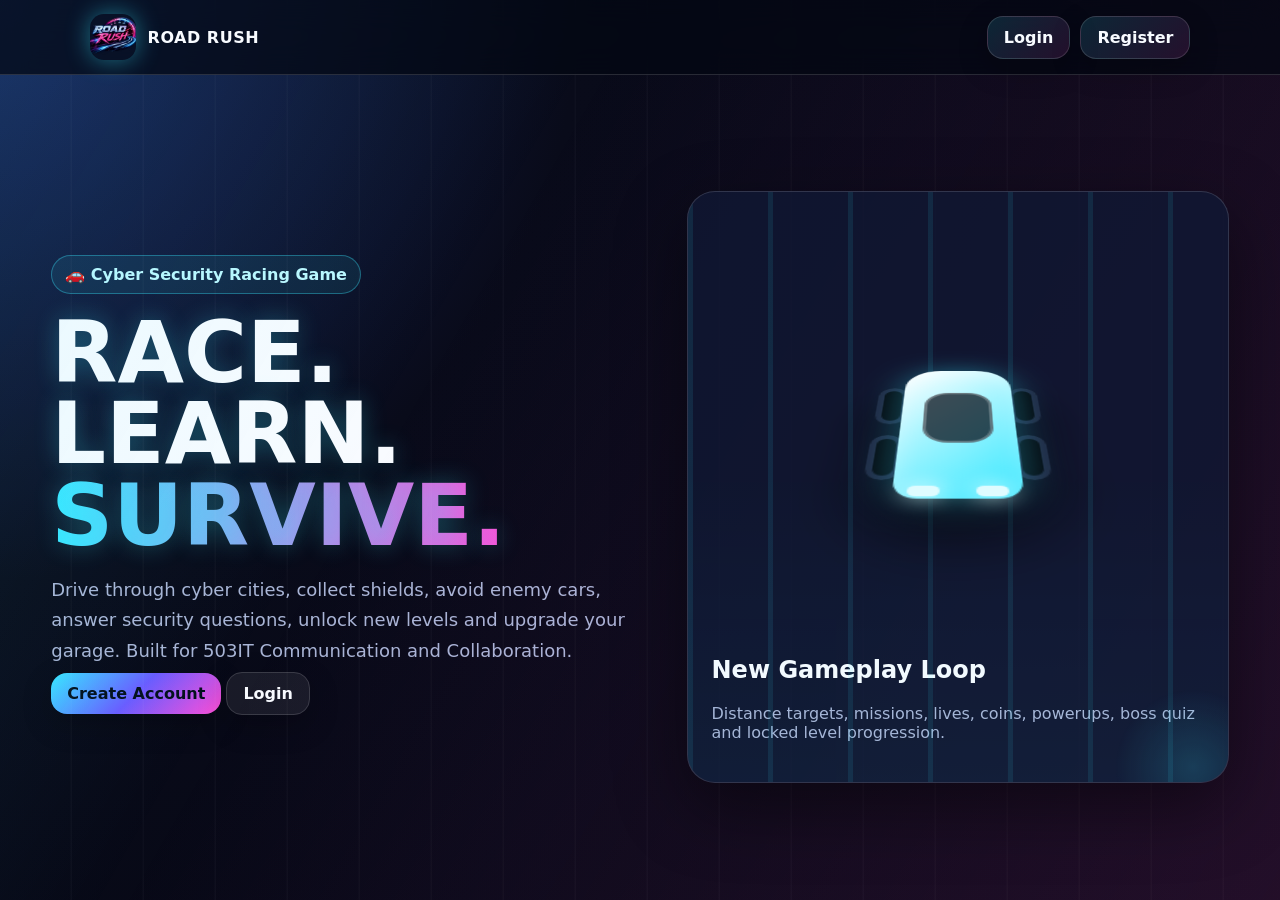
<file: road-rush-cyber-racer-final-version/index.html>
<!doctype html><html lang="en"><head><meta charset="utf-8"><meta name="viewport" content="width=device-width,initial-scale=1"><title>Road Rush Cyber Racer</title><link rel="stylesheet" href="style.css"></head><body><nav class="nav"><a class="brand" href="index.html"><img src="assets/logo.png">ROAD RUSH</a><div class="links"></div></nav><main class="wrap hero"><section><span class="badge">🚗 Cyber Security Racing Game</span><h1 class="title">Race. Learn. <span class="grad">Survive.</span></h1><p class="lead">Drive through cyber cities, collect shields, avoid enemy cars, answer security questions, unlock new levels and upgrade your garage. Built for 503IT Communication and Collaboration.</p><p><a class="btn primary" href="register.html">Create Account</a> <a class="btn ghost" href="login.html">Login</a></p></section><section class="card"><div class="city"></div><div style="height:420px;display:grid;place-items:center"><div class="car3d" style="--car1:#fff;--car2:#38e8ff;scale:1.6"><i class="wheel w1"></i><i class="wheel w2"></i><i class="wheel w3"></i><i class="wheel w4"></i><b class="body"></b><b class="top"></b><i class="light l"></i><i class="light r"></i></div></div><h2>New Gameplay Loop</h2><p class="muted">Distance targets, missions, lives, coins, powerups, boss quiz and locked level progression.</p></section></main><div class="toast"></div><script src="app.js"></script></body></html>
</file>
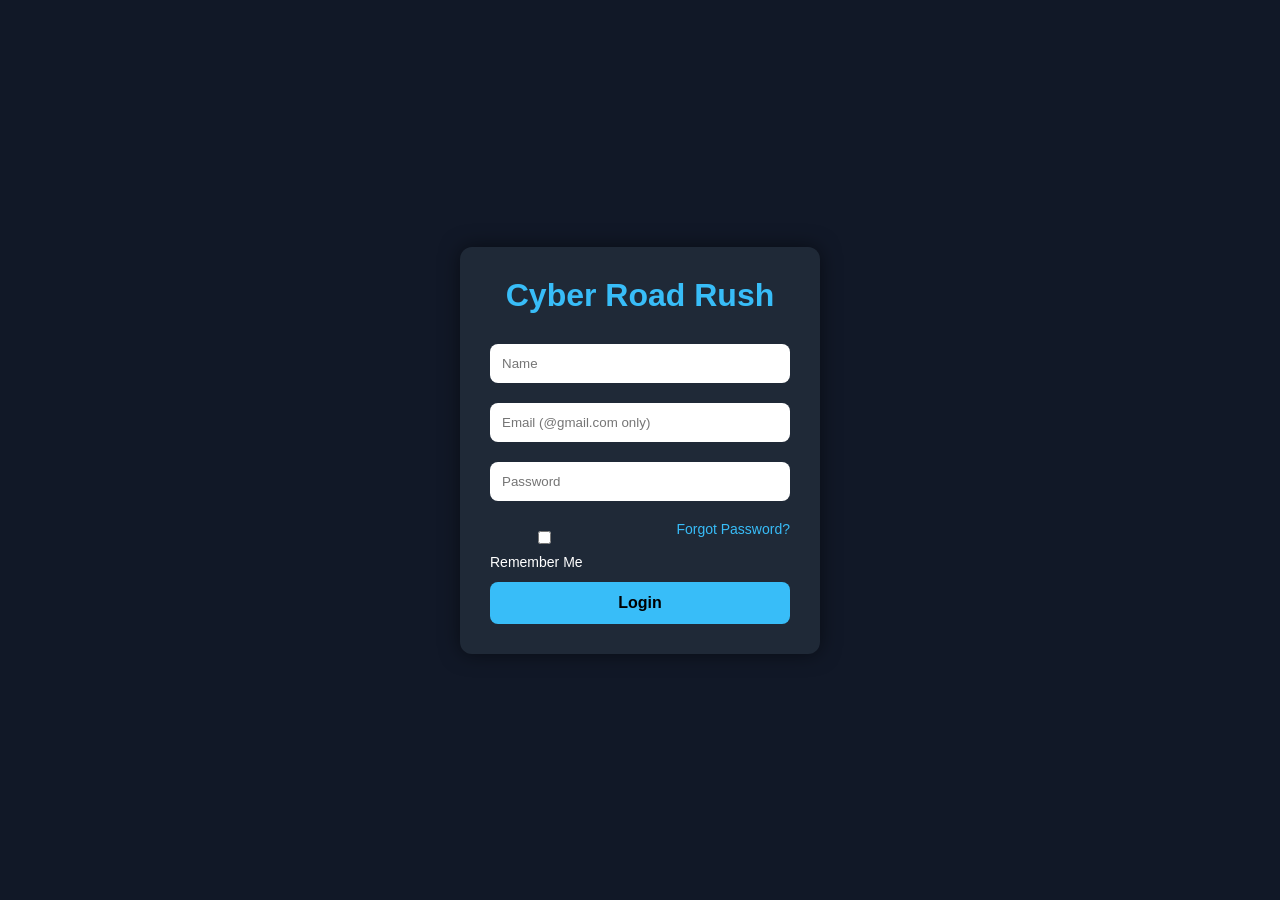
<file: Road Rush.html>
<!DOCTYPE html>
<html lang="en">
<head>
<meta charset="UTF-8">
<meta name="viewport" content="width=device-width, initial-scale=1.0">
<title>Road Rush</title>
<style>
* {
  margin: 0;
  padding: 0;
  box-sizing: border-box;
  font-family: Arial, sans-serif;
}

body {
  background: #111827;
  color: white;
  overflow: hidden;
}

.hidden {
  display: none !important;
}

.page {
  width: 100%;
  height: 100vh;
  display: flex;
  justify-content: center;
  align-items: center;
  flex-direction: column;
}

.card {
  background: #1f2937;
  padding: 30px;
  border-radius: 12px;
  width: 360px;
  box-shadow: 0 0 20px rgba(0,0,0,0.5);
}

.card h1 {
  text-align: center;
  margin-bottom: 20px;
  color: #38bdf8;
}

input {
  width: 100%;
  padding: 12px;
  margin: 10px 0;
  border: none;
  border-radius: 8px;
}

button {
  width: 100%;
  padding: 12px;
  margin-top: 12px;
  border: none;
  border-radius: 8px;
  background: #38bdf8;
  color: black;
  font-size: 16px;
  cursor: pointer;
  font-weight: bold;
}

button:hover {
  background: #0ea5e9;
}

.small {
  display: flex;
  justify-content: space-between;
  margin-top: 10px;
  font-size: 14px;
}

.small a {
  color: #38bdf8;
  text-decoration: none;
}

.menu button {
  width: 250px;
}

#gameContainer {
  position: relative;
  width: 400px;
  height: 100vh;
  background: #374151;
  overflow: hidden;
  border-left: 5px solid white;
  border-right: 5px solid white;
}

.lane {
  position: absolute;
  width: 4px;
  height: 100%;
  background: rgba(255,255,255,0.5);
}

#lane1 { left: 33%; }
#lane2 { left: 66%; }

#player {
  width: 60px;
  height: 100px;
  background: red;
  position: absolute;
  bottom: 30px;
  left: 170px;
  border-radius: 10px;
}

.enemy {
  width: 60px;
  height: 100px;
  background: black;
  position: absolute;
  top: -120px;
  border-radius: 10px;
}

#dashboard {
  position: absolute;
  top: 10px;
  left: 10px;
  background: rgba(0,0,0,0.7);
  padding: 12px;
  border-radius: 10px;
  z-index: 10;
}

#dashboard p {
  margin: 4px 0;
}

#hearts {
  font-size: 24px;
}

.used {
  filter: grayscale(100%);
}

.popup {
  position: absolute;
  top: 50%;
  left: 50%;
  transform: translate(-50%, -50%);
  background: #1f2937;
  padding: 20px;
  border-radius: 10px;
  width: 350px;
  z-index: 20;
}

.popup button {
  margin-top: 10px;
}

#fakeLink {
  position: absolute;
  right: 10px;
  bottom: 10px;
  background: yellow;
  color: black;
  padding: 8px;
  border-radius: 5px;
  font-weight: bold;
}

#fakeLink a {
  color: red;
}

.instructions {
  width: 500px;
  line-height: 2;
  text-align: left;
}
</style>
</head>
<body>

<!-- LOGIN PAGE -->
<div class="page" id="loginPage">
  <div class="card">
    <h1>Cyber Road Rush</h1>

    <input type="text" id="username" placeholder="Name">
    <input type="email" id="email" placeholder="Email (@gmail.com only)">
    <input type="password" id="password" placeholder="Password">

    <div class="small">
      <label><input type="checkbox"> Remember Me</label>
      <a href="#">Forgot Password?</a>
    </div>

    <button onclick="login()">Login</button>
  </div>
</div>

<!-- HOME PAGE -->
<div class="page hidden" id="homePage">
  <h1 style="margin-bottom: 20px;">Cyber Road Rush</h1>

  <div class="menu">
    <button onclick="startGame()">Start Game</button>
    <button onclick="showInstructions()">Instructions</button>
    <button onclick="showSettings()">Settings</button>
    <button onclick="logout()">Exit</button>
  </div>
</div>

<!-- INSTRUCTIONS -->
<div class="page hidden" id="instructionPage">
  <div class="instructions">
    <h1>Game Instructions</h1>
    <br>
    <p>⬅ Left Arrow = Move Left</p>
    <p>➡ Right Arrow = Move Right</p>
    <p>A = Accelerate</p>
    <p>B = Brake</p>
    <p>Space = Pause</p>
    <p>Avoid crashing into enemy cars.</p>
    <p>Answer cybersecurity questions correctly to continue.</p>
    <p>Wrong answers restart the game.</p>
    <br>
    <button onclick="goHome()">Back</button>
  </div>
</div>

<!-- SETTINGS -->
<div class="page hidden" id="settingsPage">
  <div class="card">
    <h1>Settings</h1>

    <label><input type="checkbox"> Sounds</label><br><br>
    <label><input type="checkbox"> Notifications</label><br><br>

    <button onclick="logout()">Logout</button>
    <button onclick="goHome()">Back</button>
  </div>
</div>

<!-- GAME -->
<div class="hidden" id="gamePage">
  <div id="gameContainer">

    <div id="dashboard">
      <p>Score: <span id="score">0</span></p>
      <p>High Score: <span id="highScore">0</span></p>
      <p>Speed: <span id="speed">5</span></p>
      <p>Time: <span id="time">0</span>s</p>
      <div id="hearts">❤️ ❤️ ❤️ ❤️ ❤️</div>
    </div>

    <div class="lane" id="lane1"></div>
    <div class="lane" id="lane2"></div>

    <div id="player"></div>
    <div class="enemy" id="enemy"></div>

    <div id="fakeLink">
      <a href="#" onclick="show404()">WIN FREE IPHONE CLICK HERE</a>
    </div>

    <!-- Pause Popup -->
    <div class="popup hidden" id="pausePopup">
      <h2>Game Paused</h2>
      <button onclick="resumeGame()">Resume</button>
      <button onclick="restartGame()">Restart</button>
    </div>

    <!-- Question Popup -->
    <div class="popup hidden" id="questionPopup">
      <h3 id="questionText"></h3>

      <button onclick="checkAnswer(0)" id="q0"></button>
      <button onclick="checkAnswer(1)" id="q1"></button>
      <button onclick="checkAnswer(2)" id="q2"></button>
      <button onclick="checkAnswer(3)" id="q3"></button>

      <p style="margin-top: 10px;">Time Left: <span id="timer">10</span></p>
    </div>

  </div>
</div>

<script>
const pages = [
  'loginPage',
  'homePage',
  'instructionPage',
  'settingsPage',
  'gamePage'
];

function showPage(id) {
  pages.forEach(p => {
    document.getElementById(p).classList.add('hidden');
  });

  document.getElementById(id).classList.remove('hidden');
}

function login() {
  const email = document.getElementById('email').value;
  const password = document.getElementById('password').value;

  const emailRegex = /^[a-zA-Z0-9._%+-]+@gmail\.com$/;
  const passRegex = /^(?=.*[A-Z])(?=.*\d)(?=.*[!@#$%^&*]).{8,}$/;

  if (!emailRegex.test(email)) {
    alert('Email must end with @gmail.com');
    return;
  }

  if (!passRegex.test(password)) {
    alert('Password must contain 8 characters, capital letter, number and special character');
    return;
  }

  showPage('homePage');
}

function logout() {
  location.reload();
}

function showInstructions() {
  showPage('instructionPage');
}

function showSettings() {
  showPage('settingsPage');
}

function goHome() {
  showPage('homePage');
}

// GAME VARIABLES
let lane = 1;
let speed = 5;
let score = 0;
let highScore = localStorage.getItem('highScore') || 0;
let gameTime = 0;
let paused = false;
let gameLoop;
let scoreLoop;
let timeLoop;
let enemyTop = -120;
let usedHearts = 0;

const player = document.getElementById('player');
const enemy = document.getElementById('enemy');

document.getElementById('highScore').innerText = highScore;

const questions = [
  {
    question: 'What is the main purpose of a strong password?',
    options: [
      'To make typing harder',
      'To protect accounts from unauthorized access',
      'To slow down the computer',
      'To increase internet speed'
    ],
    answer: 1
  },
  {
    question: 'Which is an example of phishing?',
    options: [
      'Updating software',
      'Receiving a fake email asking for personal information',
      'Using antivirus software',
      'Backing up files'
    ],
    answer: 1
  },
  {
    question: 'Why is public Wi-Fi risky?',
    options: [
      'It overheats devices',
      'Hackers may intercept your data',
      'It deletes files',
      'It blocks websites'
    ],
    answer: 1
  },
  {
    question: 'What does 2FA do?',
    options: [
      'Creates usernames',
      'Requires two devices',
      'Adds extra security during login',
      'Doubles internet speed'
    ],
    answer: 2
  },
  {
    question: 'Pretending to be IT support is what attack?',
    options: [
      'Malware',
      'Brute Force',
      'Social Engineering',
      'DoS'
    ],
    answer: 2
  }
];

function startGame() {
  showPage('gamePage');

  score = localStorage.getItem('savedScore') || 0;
  document.getElementById('score').innerText = score;

  gameLoop = setInterval(updateGame, 20);

  scoreLoop = setInterval(() => {
    if (!paused) {
      score = Number(score) + 10;
      document.getElementById('score').innerText = score;
    }
  }, 3000);

  timeLoop = setInterval(() => {
    if (!paused) {
      gameTime++;
      document.getElementById('time').innerText = gameTime;

      if (gameTime >= 240) {
        endGame();
      }
    }
  }, 1000);
}

function updateGame() {
  if (paused) return;

  enemyTop += speed;
  enemy.style.top = enemyTop + 'px';

  if (enemyTop > 800) {
    enemyTop = -120;

    const lanes = [40, 170, 300];
    enemy.style.left = lanes[Math.floor(Math.random() * 3)] + 'px';
  }

  checkCollision();
}

function checkCollision() {
  const p = player.getBoundingClientRect();
  const e = enemy.getBoundingClientRect();

  if (
    p.left < e.right &&
    p.right > e.left &&
    p.top < e.bottom &&
    p.bottom > e.top
  ) {
    askQuestion();
    enemyTop = -120;
  }
}

// CONTROLS
window.addEventListener('keydown', e => {
  if (e.key === 'ArrowLeft' && lane > 0) {
    lane--;
  }

  if (e.key === 'ArrowRight' && lane < 2) {
    lane++;
  }

  if (e.key === 'a' || e.key === 'A') {
    speed++;
    score += 5;
  }

  if (e.key === 'b' || e.key === 'B') {
    speed--;
    if (speed < 1) speed = 1;
  }

  if (e.code === 'Space') {
    pauseGame();
  }

  document.getElementById('speed').innerText = speed;

  const positions = [40, 170, 300];
  player.style.left = positions[lane] + 'px';
});

function pauseGame() {
  paused = true;
  document.getElementById('pausePopup').classList.remove('hidden');
}

function resumeGame() {
  paused = false;
  document.getElementById('pausePopup').classList.add('hidden');
}

function restartGame() {
  location.reload();
}

// QUESTIONS
let currentQuestion;
let countdown;

function askQuestion() {
  paused = true;

  currentQuestion = questions[Math.floor(Math.random() * questions.length)];

  document.getElementById('questionText').innerText = currentQuestion.question;

  currentQuestion.options.forEach((option, index) => {
    document.getElementById('q' + index).innerText = option;
  });

  document.getElementById('questionPopup').classList.remove('hidden');

  let timeLeft = 10;
  document.getElementById('timer').innerText = timeLeft;

  countdown = setInterval(() => {
    timeLeft--;
    document.getElementById('timer').innerText = timeLeft;

    if (timeLeft <= 0) {
      clearInterval(countdown);
      alert('Time Up!');
      restartGame();
    }
  }, 1000);
}

function checkAnswer(index) {
  clearInterval(countdown);

  if (index === currentQuestion.answer) {
    alert('Correct Answer!');

    paused = false;

    usedHearts++;
    updateHearts();

    document.getElementById('questionPopup').classList.add('hidden');

    // slower scoring after crash
    clearInterval(scoreLoop);

    scoreLoop = setInterval(() => {
      if (!paused) {
        score += 10;
        document.getElementById('score').innerText = score;
      }
    }, 6000);

    setTimeout(() => {
      clearInterval(scoreLoop);

      scoreLoop = setInterval(() => {
        if (!paused) {
          score += 10;
          document.getElementById('score').innerText = score;
        }
      }, 3000);

    }, 30000);

  } else {
    alert('Wrong Answer! Game Over');
    localStorage.setItem('savedScore', 0);
    restartGame();
  }
}

function updateHearts() {
  let text = '';

  for (let i = 0; i < 5; i++) {
    if (i < usedHearts) {
      text += '<span class="used">❤️</span> ';
    } else {
      text += '❤️ ';
    }
  }

  document.getElementById('hearts').innerHTML = text;
}

function endGame() {
  clearInterval(gameLoop);
  clearInterval(scoreLoop);
  clearInterval(timeLoop);

  localStorage.setItem('savedScore', score);

  if (score > highScore) {
    localStorage.setItem('highScore', score);
  }

  alert('Game Over! Your Score: ' + score);

showPage('homePage');

const menu = document.querySelector('.menu');

if (!document.getElementById('playAgainBtn')) {
  const playAgain = document.createElement('button');
  playAgain.id = 'playAgainBtn';
  playAgain.innerText = 'Play Again';
  playAgain.onclick = () => {
    location.reload();
  };

  menu.appendChild(playAgain);
}
}

function show404() {
  document.body.innerHTML = `
    <div style="display:flex;justify-content:center;align-items:center;height:100vh;background:black;color:white;flex-direction:column;">
      <h1 style="font-size:80px;">404</h1>
      <h2>SCAM LINK DETECTED</h2>
      <p>You clicked a phishing link.</p>
      <button onclick="location.reload()" style="width:200px;">Return</button>
    </div>
  `;
}
</script>
</body>
</html>
</file>
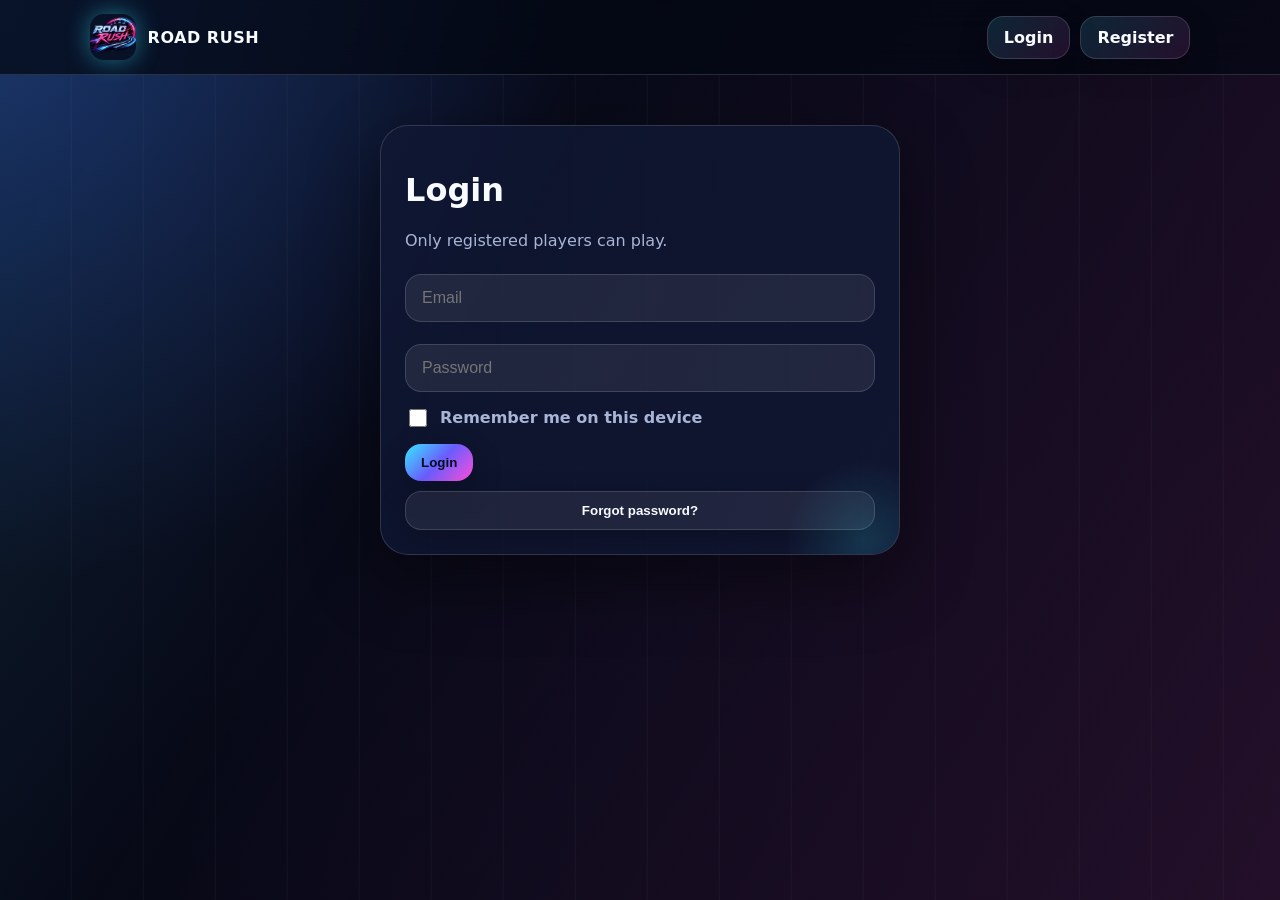
<file: road-rush-cyber-racer-final-version/dashboard.html>
<!doctype html><html lang="en"><head><meta charset="utf-8"><meta name="viewport" content="width=device-width,initial-scale=1"><title>Dashboard</title><link rel="stylesheet" href="style.css"></head><body onload="renderDashboard()"><nav class="nav"><a class="brand" href="dashboard.html"><img src="assets/logo.png">ROAD RUSH</a><div class="links"></div></nav><main class="wrap"><h1 class="page-title" id="hello">Welcome</h1><p class="muted">Choose a mission. Level 2 and Level 3 unlock only after completing the previous level.</p><section class="grid two"><div class="card"><h2>Player Stats</h2><div id="dashStats"></div><p><a class="btn" href="garage.html">Open Garage</a></p></div><div class="card"><h2>Mission Story</h2><p class="muted">You are a Cyber Agent Racer carrying secure data through dangerous digital roads. Reach the distance target, clear all 5 cyber checkpoints, avoid threats and unlock the next city.</p><ul class="feature-list"><li>5 questions per level</li><li>Locked level progression</li><li>Lives, shields, coins and nitro</li><li>Smoother wide-road driving</li></ul></div></section><h2>Levels</h2><section class="grid three" id="levelCards"></section></main><div class="toast"></div><script src="app.js"></script></body></html>
</file>
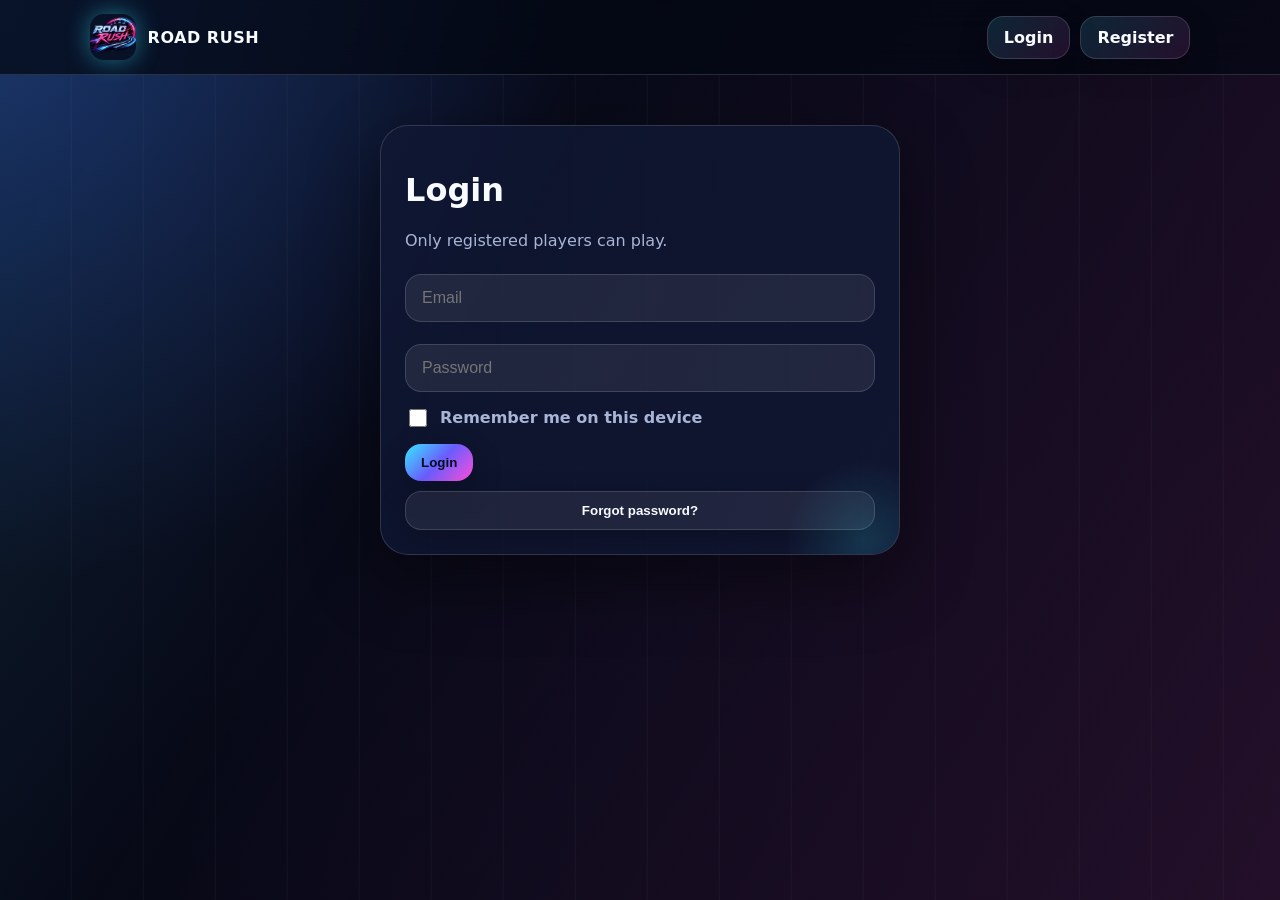
<file: road-rush-cyber-racer-final-version/driver.html>
<!doctype html><html lang="en"><head><meta charset="utf-8"><meta name="viewport" content="width=device-width,initial-scale=1"><title>Driver Setup</title><link rel="stylesheet" href="style.css"></head><body onload="renderDriver()"><nav class="nav"><a class="brand" href="dashboard.html"><img src="assets/logo.png">ROAD RUSH</a><div class="links"></div></nav><main class="wrap setup-wrap"><h1 class="page-title">Quick Driver Setup</h1><section id="driverPick"></section></main><div class="toast"></div><script src="app.js"></script></body></html>
</file>
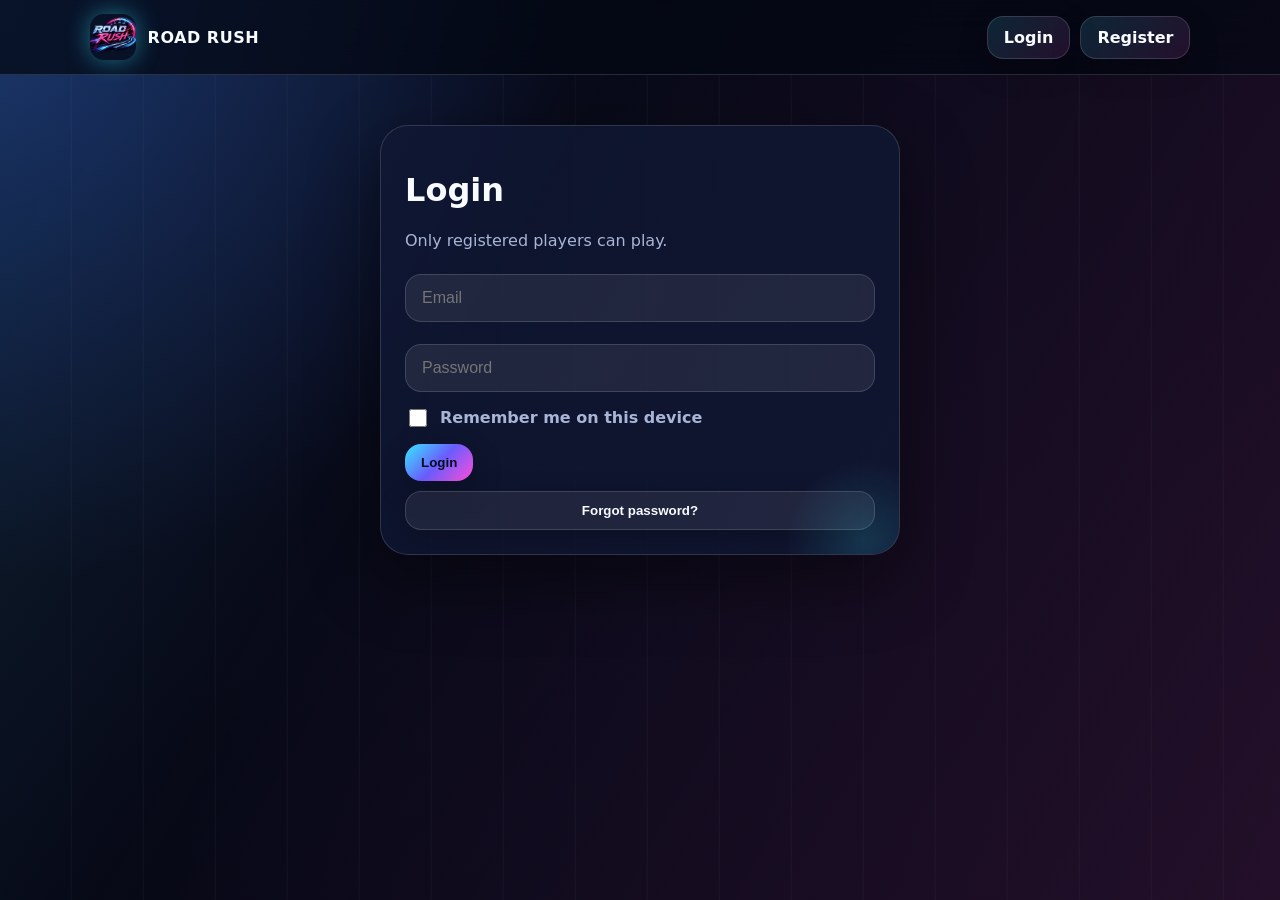
<file: road-rush-cyber-racer-final-version/game.html>
<!doctype html><html lang="en"><head><meta charset="utf-8"><meta name="viewport" content="width=device-width,initial-scale=1"><title>Play Road Rush</title><link rel="stylesheet" href="style.css?v=final-version-1"></head><body><nav class="nav"><a class="brand" href="dashboard.html"><img src="assets/logo.png">ROAD RUSH</a><div class="links"></div></nav><main class="game-shell"><aside class="hud card"><h2 id="levelName">Mission</h2><div class="stat"><b>Lives</b><span id="lives">❤️❤️❤️</span></div><div class="stat"><b>Questions</b><span id="questions">0 / 5</span></div><div class="stat"><b>Score</b><span id="score">0</span></div><div class="stat"><b>Coins</b><span id="coins">0</span></div><div class="stat"><b>Speed</b><span id="speed">1x</span></div><div class="stat"><b>Manual Gear</b><span id="manualSpeed">Normal</span></div><p class="mission" id="missionText"></p><div class="meter"><div class="fill" id="distanceFill"></div></div><p class="tiny muted" id="distanceText">0m / 1500m</p><button class="btn primary" id="beginBtn">Start Mission</button><a class="btn ghost" href="dashboard.html">Exit</a></aside><section id="gameArea">

    <button id="pauseBtn" class="pause-btn">
        ⏸ Pause
    </button>

    <canvas id="gameCanvas"></canvas>

    <div class="cinematic" id="cinematic">
        CYBER CHECKPOINT
    </div>
<div class="modal active" id="instructionModal">

    <div class="modal-box">

        <h2>How To Play Road Rush</h2>

        <ul>
            <li>Use ← and → to steer.</li>
            <li>Press A to accelerate.</li>
            <li>Press D to brake.</li>
            <li>Press SPACE to pause or resume.</li>
            <li>Avoid enemy cars.</li>
            <li>Collect shields, nitro and coins.</li>
            <li>Answer all 5 cyber security questions.</li>
            <li>Correct answer = +1 Life.</li>
            <li>Wrong answer = -100 Coins.</li>
            <li>Get at least 3 correct answers to unlock the next level.</li>
        </ul>

       <button id="gotItBtn" class="btn primary">Got It</button>

    </div>

</div>
</section><aside class="hud card"><h2>Controls</h2><p class="muted">
← Move Left<br>
→ Move Right<br>
A Accelerate<br>
D Brake<br>
SPACE Pause / Resume<br>
On mobile use the touch buttons below.
</p><div class="control-pad mobile-pad"><button id="upBtn">▲<small>Speed</small></button><button id="leftBtn">←<small>Left</small></button><button id="rightBtn">→<small>Right</small></button><button id="downBtn">▼<small>Brake</small></button></div><p class="sound-tip">🔊 Start Mission enables engine, coin, checkpoint, crash, nitro, brake, speed and victory sounds.</p><div class="stat"><b>Shield</b><span>🛡️ blocks crash</span></div><div class="stat"><b>Nitro</b><span>⚡ speed burst</span></div><div class="stat"><b>Data</b><span>💾 bonus points</span></div><p class="muted">Clear all 5 questions, get at least 3 correct answers, and reach the target distance to unlock the next level.</p></aside></main><div class="modal" id="quizModal"><div class="modal-box"><h2 id="quizTitle">Cyber Checkpoint</h2><p id="quizQuestion"></p><p class="quiz-timer" id="quizTimer">⏱️ Time left: 20s</p><div class="hint-row"><button class="btn ghost hint-btn" id="hintBtn" onclick="showHint()" disabled>Hint unlocks at 1,200 score</button><p class="hint-text" id="hintText"></p></div><div class="answers" id="quizAnswers"></div></div></div><div class="modal" id="endModal"><div class="modal-box"><h2 id="endTitle"></h2><p id="endMsg"></p><p><button class="btn primary" onclick="location.href='dashboard.html'">Dashboard</button> <button class="btn" onclick="location.reload()">Play Again</button></p></div></div><div class="toast"></div><script src="app.js?v=final-version-1"></script><script src="game.js?v=final-version-1"></script></body></html>
</file>
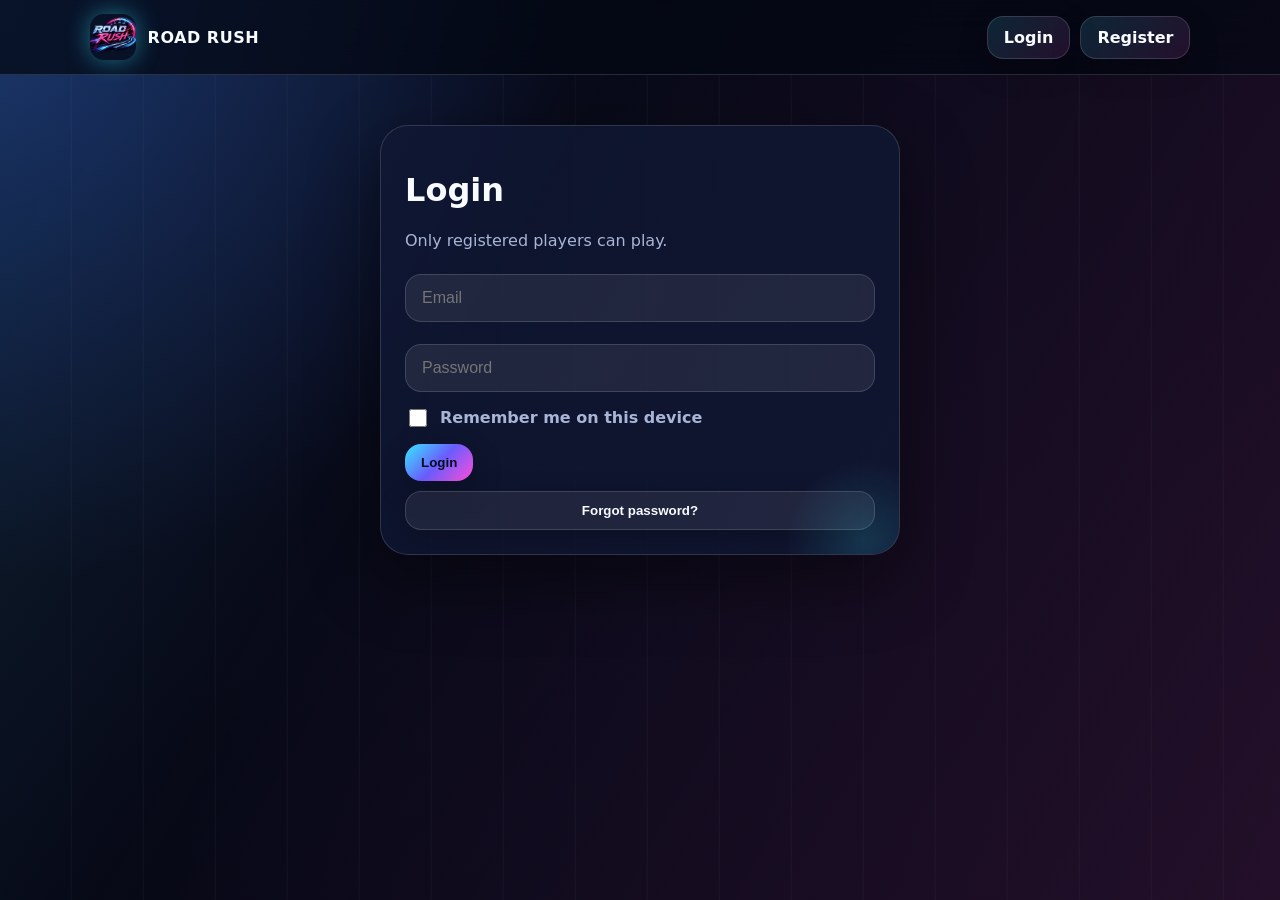
<file: road-rush-cyber-racer-final-version/garage.html>
<!doctype html><html lang="en"><head><meta charset="utf-8"><meta name="viewport" content="width=device-width,initial-scale=1"><title>Garage</title><link rel="stylesheet" href="style.css"></head><body onload="renderGarage()"><nav class="nav"><a class="brand" href="dashboard.html"><img src="assets/logo.png">ROAD RUSH</a><div class="links"></div></nav><main class="wrap"><h1 class="page-title">Garage & Driver</h1><p class="muted">Select your car model and driver before starting the race.</p><h2>Choose Car Model</h2><section class="grid four" id="cars" style="display:grid;grid-template-columns:repeat(auto-fit,minmax(220px,1fr));gap:18px"></section><h2>Choose Character</h2><section class="grid two" id="avatars"></section><p><a class="btn primary" href="dashboard.html">Back to Dashboard</a></p></main><div class="toast"></div><script src="app.js"></script></body></html>
</file>
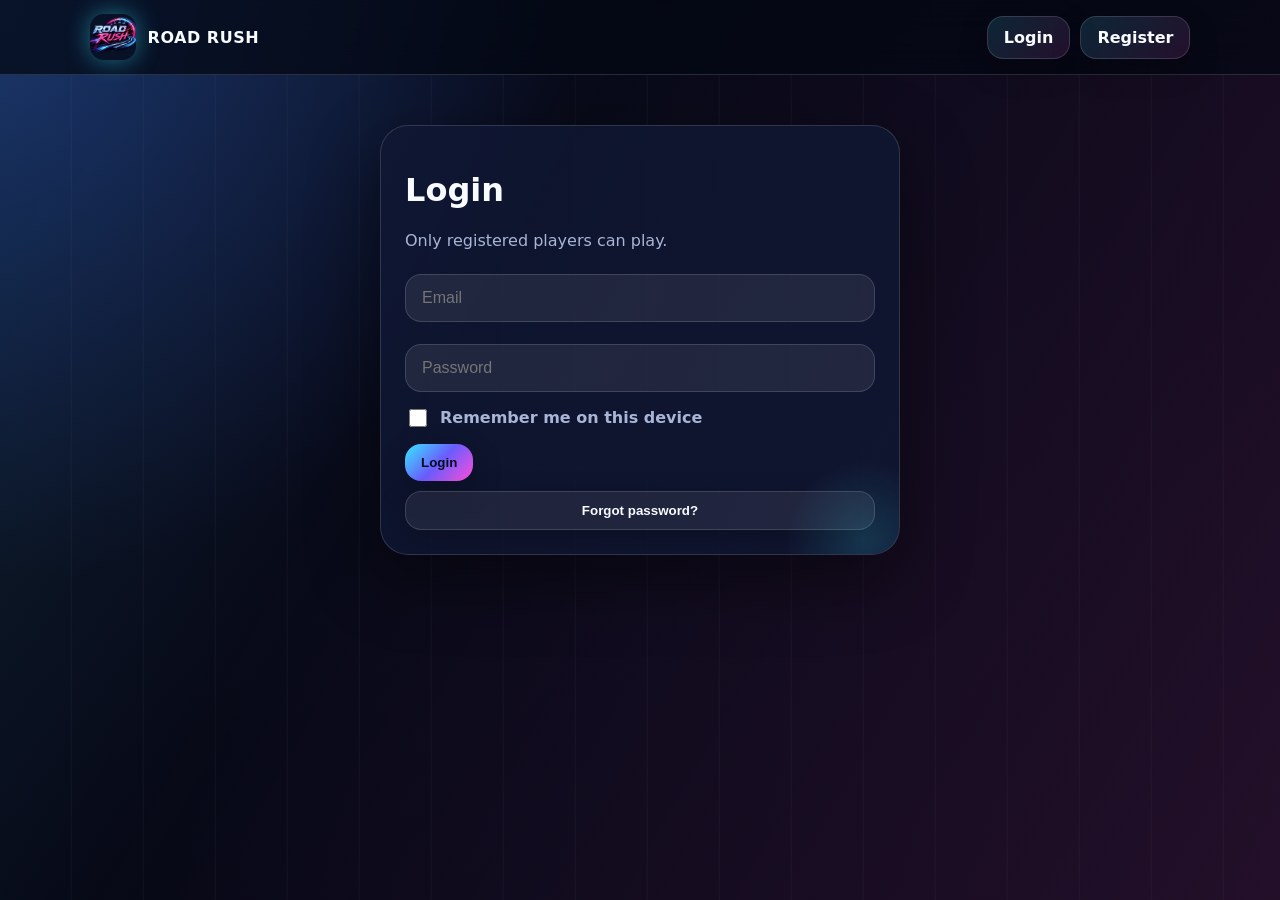
<file: road-rush-cyber-racer-final-version/login.html>
<!doctype html><html lang="en"><head><meta charset="utf-8"><meta name="viewport" content="width=device-width,initial-scale=1"><title>Login</title><link rel="stylesheet" href="style.css"></head><body><nav class="nav"><a class="brand" href="index.html"><img src="assets/logo.png">ROAD RUSH</a><div class="links"></div></nav><main class="form card"><h1>Login</h1><p class="muted">Only registered players can play.</p><form id="loginForm"><input class="input" id="email" type="email" placeholder="Email" required><input class="input" id="password" type="password" placeholder="Password" required><label class="checkline"><input id="rememberMe" type="checkbox"> Remember me on this device</label><button class="btn primary" type="submit">Login</button><button class="btn ghost full" type="button" id="forgotBtn">Forgot password?</button></form></main><div class="modal" id="forgotModal"><div class="modal-box"><h2>Reset Password</h2><p class="muted">Enter your registered email and create a new password. This works locally because the prototype stores accounts in browser localStorage.</p><input class="input" id="resetEmail" type="email" placeholder="Registered email"><input class="input" id="newPassword" type="password" placeholder="New password"><div class="row-actions"><button class="btn primary" id="resetBtn">Update Password</button><button class="btn ghost" id="closeForgot">Cancel</button></div></div></div><div class="toast"></div><script src="app.js"></script></body></html>
</file>
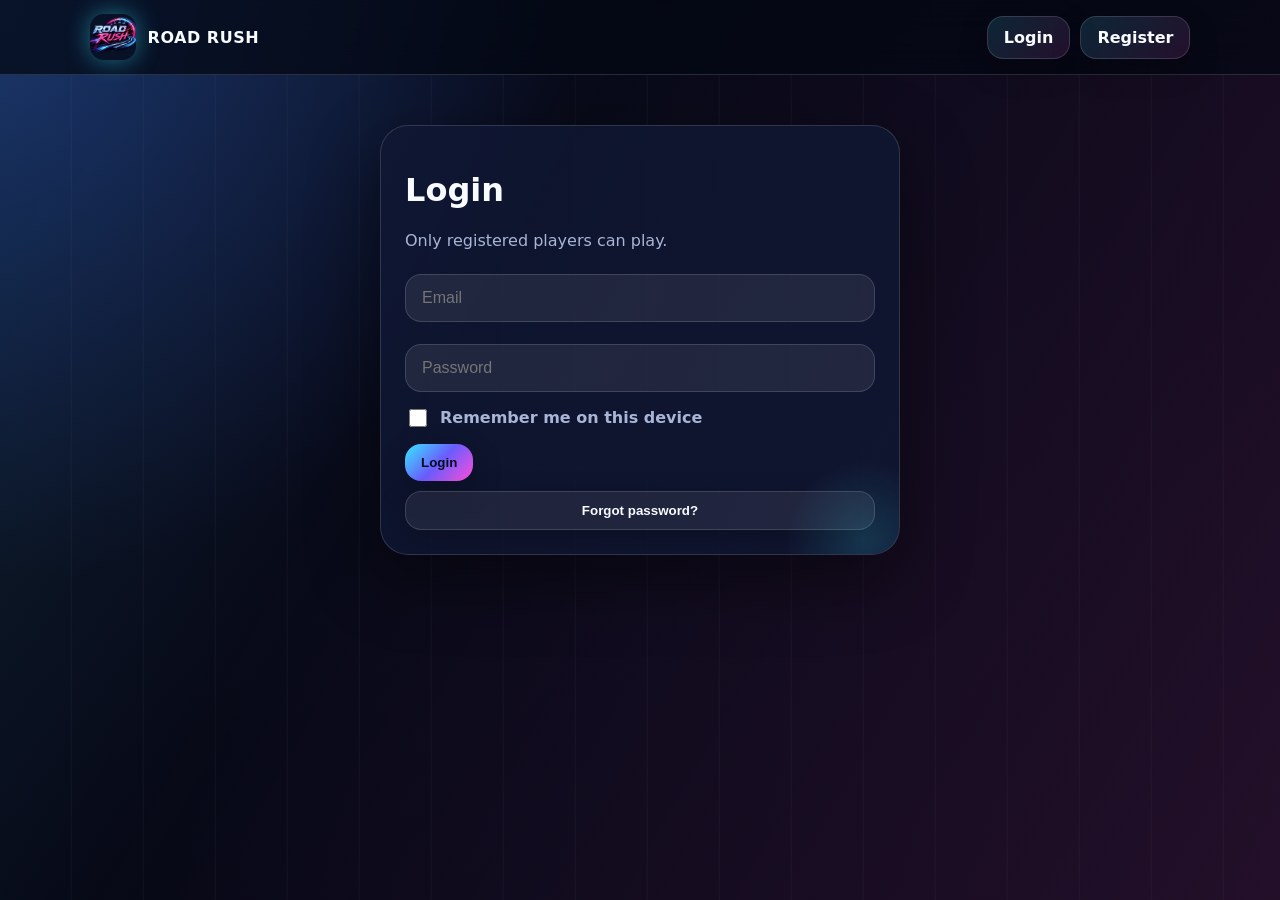
<file: road-rush-cyber-racer-final-version/profile.html>
<!doctype html><html lang="en"><head><meta charset="utf-8"><meta name="viewport" content="width=device-width,initial-scale=1"><title>Profile</title><link rel="stylesheet" href="style.css"></head><body onload="renderProfile()"><nav class="nav"><a class="brand" href="dashboard.html"><img src="assets/logo.png">ROAD RUSH</a><div class="links"></div></nav><main class="wrap"><h1 class="page-title">Profile</h1><section class="card" id="profileBox"></section></main><script src="app.js"></script></body></html>
</file>
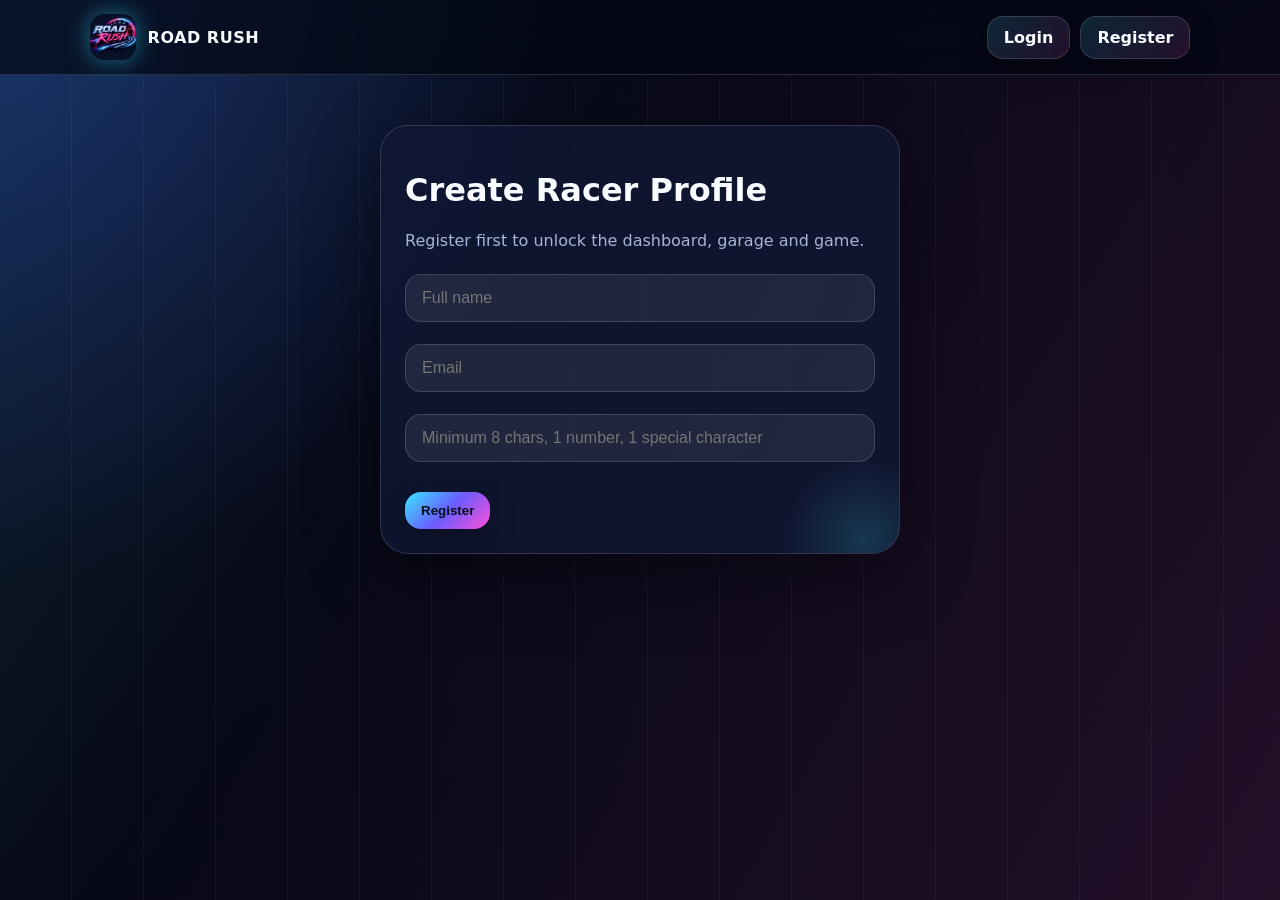
<file: road-rush-cyber-racer-final-version/register.html>
<!doctype html><html lang="en"><head><meta charset="utf-8"><meta name="viewport" content="width=device-width,initial-scale=1"><title>Register</title><link rel="stylesheet" href="style.css"></head><body><nav class="nav"><a class="brand" href="index.html"><img src="assets/logo.png">ROAD RUSH</a><div class="links"></div></nav><main class="form card"><h1>Create Racer Profile</h1><p class="muted">Register first to unlock the dashboard, garage and game.</p><form id="registerForm"><input class="input" id="name" placeholder="Full name" required><input class="input" id="email" type="email" placeholder="Email" required><input class="input"
id="password"
type="password"
placeholder="Minimum 8 chars, 1 number, 1 special character"
required>

<p id="passwordError"
style="color:#ff4f6d;font-weight:700"></p>
<button class="btn primary" type="submit">Register</button></form></main><div class="toast"></div><script src="app.js"></script></body></html>
</file>
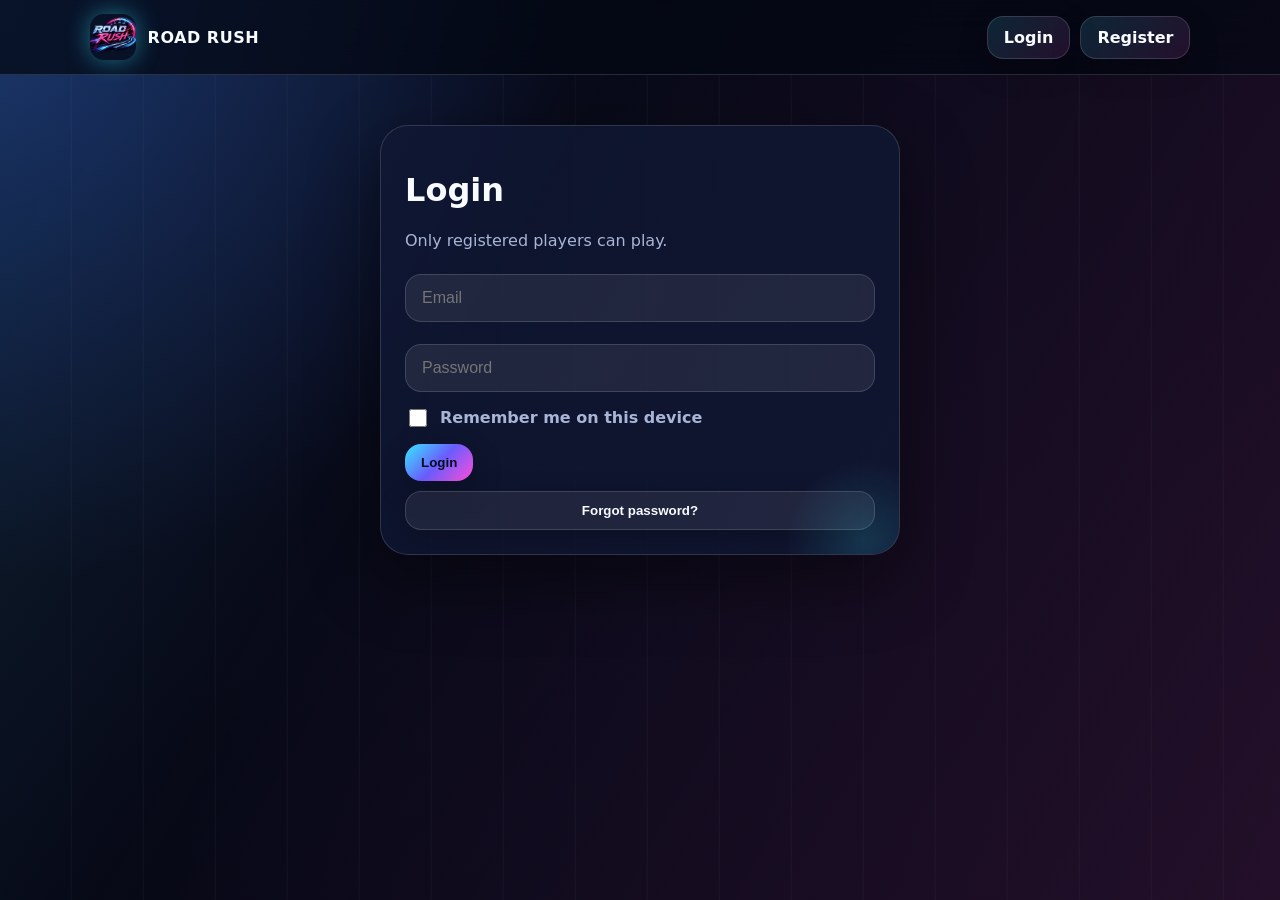
<file: road-rush-cyber-racer-v2/game.html>
<!doctype html><html lang="en"><head><meta charset="utf-8"><meta name="viewport" content="width=device-width,initial-scale=1"><title>Play Road Rush</title><link rel="stylesheet" href="style.css"></head><body><nav class="nav"><a class="brand" href="dashboard.html"><img src="assets/logo.png">ROAD RUSH</a><div class="links"></div></nav><main class="game-shell"><aside class="hud card"><h2 id="levelName">Mission</h2><div class="stat"><b>Lives</b><span id="lives">❤️❤️❤️</span></div><div class="stat"><b>Questions</b><span id="questions">0 / 5</span></div><div class="stat"><b>Score</b><span id="score">0</span></div><div class="stat"><b>Coins</b><span id="coins">0</span></div><div class="stat"><b>Speed</b><span id="speed">1x</span></div><div class="stat"><b>Manual Gear</b><span id="manualSpeed">Normal</span></div><p class="mission" id="missionText"></p><div class="meter"><div class="fill" id="distanceFill"></div></div><p class="tiny muted" id="distanceText">0m / 1500m</p><button class="btn primary" id="beginBtn">Start Mission</button><a class="btn ghost" href="dashboard.html">Exit</a></aside><section id="gameArea">

    <button id="pauseBtn" class="pause-btn">
        ⏸ Pause
    </button>

    <canvas id="gameCanvas"></canvas>

    <div class="cinematic" id="cinematic">
        CYBER CHECKPOINT
    </div>
<div class="modal active" id="instructionModal">

    <div class="modal-box">

        <h2>How To Play Road Rush</h2>

        <ul>
            <li>Use ← and → to steer.</li>
            <li>Press A to accelerate.</li>
            <li>Press D to brake.</li>
            <li>Press SPACE to pause or resume.</li>
            <li>Avoid enemy cars.</li>
            <li>Collect shields, nitro and coins.</li>
            <li>Answer all 5 cyber security questions.</li>
            <li>Correct answer = +1 Life.</li>
            <li>Wrong answer = -100 Coins.</li>
            <li>Get at least 3 correct answers to unlock the next level.</li>
        </ul>

       <button id="gotItBtn" class="btn primary">Got It</button>

    </div>

</div>
</section><aside class="hud card"><h2>Controls</h2><p class="muted">
← Move Left<br>
→ Move Right<br>
A Accelerate<br>
D Brake<br>
SPACE Pause / Resume<br>
On mobile use the touch buttons below.
</p><div class="control-pad mobile-pad"><button id="upBtn">▲<small>Speed</small></button><button id="leftBtn">←<small>Left</small></button><button id="rightBtn">→<small>Right</small></button><button id="downBtn">▼<small>Brake</small></button></div><p class="sound-tip">🔊 Start Mission enables engine, coin, checkpoint, crash, nitro, brake, speed and victory sounds.</p><div class="stat"><b>Shield</b><span>🛡️ blocks crash</span></div><div class="stat"><b>Nitro</b><span>⚡ speed burst</span></div><div class="stat"><b>Data</b><span>💾 bonus points</span></div><p class="muted">Clear all 5 questions, get at least 3 correct answers, and reach the target distance to unlock the next level.</p></aside></main><div class="modal" id="quizModal"><div class="modal-box"><h2 id="quizTitle">Cyber Checkpoint</h2><p id="quizQuestion"></p><p class="quiz-timer" id="quizTimer">⏱️ Time left: 20s</p><div class="hint-row"><button class="btn ghost hint-btn" id="hintBtn" onclick="showHint()" disabled>Hint unlocks at 1,200 score</button><p class="hint-text" id="hintText"></p></div><div class="answers" id="quizAnswers"></div></div></div><div class="modal" id="endModal"><div class="modal-box"><h2 id="endTitle"></h2><p id="endMsg"></p><p><button class="btn primary" onclick="location.href='dashboard.html'">Dashboard</button> <button class="btn" onclick="location.reload()">Play Again</button></p></div></div><div class="toast"></div><script src="app.js"></script><script src="game.js"></script></body></html>
</file>
<file: road-rush-cyber-racer-final-version/style.css>
:root{--bg:#070916;--panel:rgba(17,24,52,.82);--line:rgba(255,255,255,.14);--text:#f8fbff;--muted:#a9b5d6;--cyan:#38e8ff;--pink:#ff4fd8;--green:#50ff9d;--yellow:#ffd84a;--red:#ff4f6d;--shadow:0 24px 70px rgba(0,0,0,.45)}*{box-sizing:border-box}body{margin:0;font-family:Inter,system-ui,Segoe UI,Arial,sans-serif;background:radial-gradient(circle at top left,#17235c 0,#090b1a 37%,#050611 100%);color:var(--text);min-height:100vh;overflow-x:hidden}body:before{content:"";position:fixed;inset:0;background:linear-gradient(120deg,rgba(56,232,255,.10),transparent 35%,rgba(255,79,216,.12)),repeating-linear-gradient(90deg,transparent 0 70px,rgba(255,255,255,.025) 71px 72px);pointer-events:none}.nav{position:sticky;top:0;z-index:20;display:flex;align-items:center;justify-content:space-between;padding:14px 7vw;background:rgba(4,7,19,.72);backdrop-filter:blur(16px);border-bottom:1px solid var(--line)}.brand{display:flex;align-items:center;gap:12px;text-decoration:none;color:var(--text);font-weight:900;letter-spacing:.5px}.brand img{width:46px;height:46px;border-radius:14px;object-fit:cover;box-shadow:0 0 25px rgba(56,232,255,.45)}.links{display:flex;gap:10px;align-items:center}.links a,.btn{border:1px solid var(--line);color:var(--text);text-decoration:none;background:linear-gradient(135deg,rgba(56,232,255,.14),rgba(255,79,216,.12));padding:11px 16px;border-radius:16px;font-weight:800;cursor:pointer;box-shadow:0 10px 30px rgba(0,0,0,.22);transition:.2s}.links a:hover,.btn:hover{transform:translateY(-2px);border-color:rgba(56,232,255,.55)}.btn.primary{background:linear-gradient(135deg,var(--cyan),#6a5cff,var(--pink));color:#04101c;border:0}.btn.danger{background:linear-gradient(135deg,#ff4f6d,#ff9c4a);color:#160006;border:0}.btn.ghost{background:rgba(255,255,255,.07)}.wrap{width:min(1180px,92vw);margin:auto}.hero{min-height:calc(100vh - 76px);display:grid;grid-template-columns:1.05fr .95fr;gap:36px;align-items:center;padding:42px 0}.badge{display:inline-flex;gap:8px;align-items:center;border:1px solid rgba(56,232,255,.35);background:rgba(56,232,255,.09);border-radius:999px;padding:9px 13px;color:#bdf8ff;font-weight:800}.title{font-size:clamp(42px,7vw,86px);line-height:.95;margin:18px 0 16px;text-transform:uppercase;text-shadow:0 0 24px rgba(56,232,255,.28)}.grad{background:linear-gradient(90deg,var(--cyan),var(--pink));-webkit-background-clip:text;background-clip:text;color:transparent}.lead{font-size:18px;line-height:1.7;color:var(--muted);max-width:680px}.card{background:var(--panel);border:1px solid var(--line);border-radius:28px;box-shadow:var(--shadow);padding:24px;position:relative;overflow:hidden}.card:after{content:"";position:absolute;inset:auto -50px -70px auto;width:170px;height:170px;background:radial-gradient(circle,var(--cyan),transparent 65%);opacity:.16}.grid{display:grid;gap:20px}.grid.three{grid-template-columns:repeat(3,1fr)}.grid.two{grid-template-columns:repeat(2,1fr)}.form{width:min(520px,92vw);margin:50px auto}.input,select{width:100%;background:rgba(255,255,255,.08);border:1px solid var(--line);border-radius:16px;color:var(--text);padding:14px 16px;margin:8px 0 14px;font-size:16px}select option{background:#101633}.muted{color:var(--muted)}.page-title{font-size:42px;margin:34px 0 10px}.locked{opacity:.45;filter:grayscale(1)}.stat{display:flex;align-items:center;justify-content:space-between;padding:14px;border-radius:18px;background:rgba(255,255,255,.07);border:1px solid var(--line);margin:10px 0}.garage-car{min-height:210px;display:grid;place-items:center;cursor:pointer}.selected{outline:3px solid var(--cyan);box-shadow:0 0 35px rgba(56,232,255,.35)}.avatar{font-size:58px;padding:20px;border-radius:24px;text-align:center;background:rgba(255,255,255,.07);cursor:pointer;border:1px solid var(--line);transition:.2s}.avatar:hover{transform:translateY(-3px);border-color:var(--cyan)}.avatar.big{font-size:78px;min-height:260px;display:grid;place-items:center}.car3d{width:116px;height:176px;position:relative;transform:perspective(420px) rotateX(56deg);transform-style:preserve-3d;filter:drop-shadow(0 26px 20px rgba(0,0,0,.6))}.car3d .body{position:absolute;inset:18px 22px;border-radius:24px 24px 14px 14px;background:linear-gradient(135deg,var(--car1,#fff),var(--car2,#a6f1ff));box-shadow:inset 0 10px 15px rgba(255,255,255,.25),0 0 28px rgba(56,232,255,.4)}.car3d .top{position:absolute;left:36px;right:36px;top:48px;height:58px;border-radius:16px;background:rgba(5,9,20,.72);border:2px solid rgba(255,255,255,.25)}.car3d .light{position:absolute;bottom:20px;width:18px;height:9px;border-radius:8px;background:#dffcff;box-shadow:0 0 16px #fff}.car3d .light.l{left:30px}.car3d .light.r{right:30px}.car3d .wheel{position:absolute;width:20px;height:44px;border-radius:12px;background:#05070e;box-shadow:inset 0 0 0 4px #202842}.car3d .w1{left:5px;top:42px}.car3d .w2{right:5px;top:42px}.car3d .w3{left:5px;bottom:34px}.car3d .w4{right:5px;bottom:34px}.game-shell{display:grid;grid-template-columns:280px 1fr 280px;gap:18px;padding:18px;width:min(1440px,98vw);margin:auto}.hud{display:flex;flex-direction:column;gap:12px}.meter{height:14px;border-radius:999px;background:rgba(255,255,255,.1);overflow:hidden;border:1px solid var(--line)}.fill{height:100%;width:0;background:linear-gradient(90deg,var(--cyan),var(--green));box-shadow:0 0 20px var(--cyan)}#gameArea{height:760px;min-height:70vh;border-radius:30px;position:relative;overflow:hidden;border:2px solid rgba(56,232,255,.25);background:linear-gradient(#111b38,#090b1d);box-shadow:inset 0 0 70px rgba(0,0,0,.9),0 0 50px rgba(56,232,255,.18);perspective:700px}.road{position:absolute;inset:-18% 3% -10%;background:linear-gradient(90deg,#101010 0 6%,#282828 6% 94%,#101010 94%),repeating-linear-gradient(0deg,transparent 0 65px,rgba(255,255,255,.78) 65px 104px,transparent 104px 165px);clip-path:polygon(22% 0,78% 0,100% 100%,0 100%);transform:rotateX(54deg);transform-origin:bottom;animation:roadMove .65s linear infinite}.road:before,.road:after{content:"";position:absolute;top:0;bottom:0;width:7px;background:var(--yellow);box-shadow:0 0 18px var(--yellow)}.road:before{left:18%}.road:after{right:18%}.road .lane{position:absolute;top:0;bottom:0;width:4px;background:rgba(255,255,255,.35);left:50%;box-shadow:-22vw 0 0 rgba(255,255,255,.2),22vw 0 0 rgba(255,255,255,.2)}@keyframes roadMove{to{background-position:0 165px}}.city{position:absolute;inset:0;background:linear-gradient(transparent 45%,rgba(56,232,255,.08)),repeating-linear-gradient(90deg,rgba(56,232,255,.18) 0 5px,transparent 5px 80px);opacity:.55}.player,.enemy,.item,.hazard{position:absolute;z-index:5}.player{transition:top .08s linear}.player .car3d{width:104px;height:160px}.enemy .car3d{width:96px;height:150px}.enemy .car3d{--car1:#ff2455;--car2:#9f001e}.item{font-size:34px;filter:drop-shadow(0 0 12px rgba(80,255,157,.8))}.hazard{font-size:38px;filter:drop-shadow(0 0 14px rgba(255,79,109,.9))}.scanline{position:absolute;inset:0;background:repeating-linear-gradient(0deg,rgba(255,255,255,.035) 0 1px,transparent 1px 5px);pointer-events:none;mix-blend-mode:overlay}.modal{position:fixed;inset:0;display:none;align-items:center;justify-content:center;background:rgba(2,5,14,.78);z-index:99;backdrop-filter:blur(9px);padding:20px}.modal.active{display:flex}.modal-box{width:min(640px,94vw);background:#0d1430;border:1px solid rgba(56,232,255,.35);border-radius:30px;padding:26px;box-shadow:0 0 70px rgba(56,232,255,.22)}.answers{display:grid;gap:12px;margin-top:18px}.answer{padding:14px;border-radius:16px;border:1px solid var(--line);background:rgba(255,255,255,.08);color:var(--text);cursor:pointer;text-align:left;font-weight:800}.answer:hover{border-color:var(--cyan)}.mission{font-size:14px;line-height:1.5}.tiny{font-size:13px}.toast{position:fixed;bottom:22px;left:50%;transform:translateX(-50%);background:#0d1430;border:1px solid var(--cyan);padding:12px 18px;border-radius:999px;box-shadow:0 0 30px rgba(56,232,255,.25);display:none;z-index:120}.toast.show{display:block}@media(max-width:950px){.hero,.grid.two,.grid.three,.game-shell{grid-template-columns:1fr}.links{flex-wrap:wrap}.game-shell{padding:10px}#gameArea{height:620px}.hud{order:2}}

.control-pad{display:grid;grid-template-columns:1fr 1fr;gap:10px;margin-top:8px}.control-pad button{font-size:24px;padding:16px;border-radius:18px;border:1px solid var(--line);background:rgba(255,255,255,.08);color:var(--text);font-weight:900;cursor:pointer}.sound-tip{border:1px solid rgba(80,255,157,.35);background:rgba(80,255,157,.08);padding:10px;border-radius:16px}.enemy{filter:drop-shadow(0 12px 14px rgba(255,36,85,.45))}.player{filter:drop-shadow(0 16px 18px rgba(56,232,255,.42))}

/* === V7 polish fixes: clean one-time setup, broad road canvas, smoother game feel === */
.feature-list{color:var(--muted);line-height:1.9;margin:8px 0 0;padding-left:20px}.level-card{min-height:230px;display:flex;flex-direction:column;justify-content:space-between}.setup-wrap{display:grid;place-items:center;min-height:calc(100vh - 90px)}.setup-panel{width:min(680px,94vw);background:linear-gradient(145deg,rgba(17,24,52,.92),rgba(7,12,31,.92));border:1px solid rgba(56,232,255,.28);border-radius:30px;box-shadow:var(--shadow);padding:30px;text-align:center}.compact-options{display:grid;grid-template-columns:1fr 1fr;gap:16px;margin:22px 0}.driver-chip,.mini-choice{border:1px solid var(--line);background:rgba(255,255,255,.08);color:var(--text);border-radius:22px;padding:18px;font-weight:900;cursor:pointer;transition:.2s}.driver-chip span{display:block;font-size:58px;margin-bottom:8px}.driver-chip:hover,.mini-choice:hover{transform:translateY(-2px);border-color:var(--cyan)}.mini-choice{font-size:18px;padding:14px 18px}.garage-car .car3d{margin:20px auto}.game-shell{grid-template-columns:270px minmax(620px,1fr) 270px;align-items:start}#gameArea{height:780px;min-height:72vh;background:#050713;position:relative}#gameCanvas{position:absolute;inset:0;width:100%;height:100%;display:block;border-radius:28px}.cinematic{position:absolute;top:45%;left:50%;transform:translate(-50%,-50%) scale(.8);font-size:clamp(28px,5vw,62px);font-weight:1000;letter-spacing:3px;color:#dffcff;text-shadow:0 0 20px var(--cyan),0 0 42px var(--pink);opacity:0;pointer-events:none;transition:.3s;z-index:7;text-align:center}.cinematic.show{opacity:1;transform:translate(-50%,-50%) scale(1)}.sound-tip{background:linear-gradient(135deg,rgba(80,255,157,.10),rgba(56,232,255,.08))}.modal-box{animation:popIn .2s ease-out}@keyframes popIn{from{transform:scale(.92);opacity:.4}to{transform:scale(1);opacity:1}}@media(max-width:1050px){.game-shell{grid-template-columns:1fr}#gameArea{height:640px;min-width:0}.compact-options{grid-template-columns:1fr}}


/* === V8 gameplay tuning: longer smoother playable racing === */
#gameArea{height:820px;min-height:76vh;}
.control-pad button{padding:20px;font-size:28px;background:linear-gradient(135deg,rgba(56,232,255,.16),rgba(255,255,255,.08));}
.sound-tip::before{content:"🔊 ";}
@media(max-width:1050px){#gameArea{height:700px;}}

/* === V9 checked update: login helpers, manual speed controls, mobile support === */
.checkline{display:flex;align-items:center;gap:10px;color:var(--muted);font-weight:800;margin:0 0 14px}.checkline input{width:18px;height:18px;accent-color:var(--cyan)}.full{width:100%;margin-top:10px}.row-actions{display:flex;gap:12px;flex-wrap:wrap}.mobile-pad{grid-template-columns:1fr 1fr;gap:12px}.mobile-pad button{display:flex;flex-direction:column;align-items:center;justify-content:center;min-height:72px;touch-action:none}.mobile-pad small{font-size:11px;color:var(--muted);margin-top:4px}.mobile-pad #upBtn{grid-column:1/3;background:linear-gradient(135deg,rgba(80,255,157,.20),rgba(56,232,255,.12))}.mobile-pad #downBtn{grid-column:1/3;background:linear-gradient(135deg,rgba(255,79,109,.18),rgba(255,255,255,.08))}
@media(max-width:760px){body{font-size:15px}.nav{position:relative;padding:10px 4vw;align-items:flex-start;gap:10px}.brand img{width:38px;height:38px}.links{justify-content:flex-end}.links a,.btn{padding:9px 11px;border-radius:13px;font-size:13px}.game-shell{width:100%;padding:8px;gap:10px}.hud{padding:14px;border-radius:20px}.hud h2{font-size:18px;margin:4px 0}.stat{padding:9px 10px;font-size:13px;margin:5px 0}.mission,.muted,.tiny{font-size:12px}.game-shell .hud:first-child{order:1}.game-shell #gameArea{order:2}.game-shell .hud:last-child{order:3}#gameArea{height:68vh;min-height:470px;border-radius:20px}#gameCanvas{border-radius:18px}.control-pad button{min-height:64px;padding:12px;font-size:24px}.modal-box{padding:18px;border-radius:22px}.answer{padding:12px;font-size:14px}.form{margin:24px auto}.page-title{font-size:30px}.grid.two,.grid.three{grid-template-columns:1fr}.car3d{transform:perspective(420px) rotateX(54deg) scale(.88)}}
@media(max-width:430px){#gameArea{height:62vh;min-height:430px}.game-shell{padding:6px}.hud:first-child{display:grid;grid-template-columns:1fr 1fr;gap:6px}.hud:first-child h2,.hud:first-child .mission,.hud:first-child .meter,.hud:first-child .tiny,.hud:first-child #beginBtn,.hud:first-child a{grid-column:1/3}.sound-tip{display:none}.control-pad button{min-height:58px}}


/* === Final gameplay polish: smoother steering + hint system === */
.hint-row{margin:12px 0 14px;padding:12px;border:1px solid rgba(255,255,255,.12);border-radius:18px;background:rgba(255,255,255,.06)}
.hint-btn{width:100%;justify-content:center;margin-bottom:8px}
.hint-btn:disabled{opacity:.55;cursor:not-allowed;filter:grayscale(.4)}
.hint-text{margin:8px 0 0;color:#aef8ff;font-weight:800;line-height:1.45}
.answers{margin-top:12px}

/* === V13 enhanced graphics + quiz timer === */
.quiz-timer{display:inline-block;margin:8px 0 10px;padding:10px 14px;border-radius:999px;background:rgba(255,216,74,.12);border:1px solid rgba(255,216,74,.45);color:#ffd84a;font-weight:900;box-shadow:0 0 18px rgba(255,216,74,.14)}
#gameArea{box-shadow:inset 0 0 100px rgba(0,0,0,.88),0 0 55px rgba(56,232,255,.22),0 0 30px rgba(255,79,216,.14)}

.pause-btn{
    position:absolute;
    top:15px;
    right:15px;
    z-index:20;

    padding:10px 16px;

    border:none;
    border-radius:12px;

    background:rgba(0,0,0,.7);
    color:white;

    font-weight:700;
    cursor:pointer;

    backdrop-filter:blur(5px);
}

.pause-btn:hover{
    background:rgba(56,232,255,.25);
}

#instructionModal{
    z-index:110;
}

#gotItBtn{
    width:100%;
    min-height:52px;
    font-size:17px;
    touch-action:manipulation;
}

.mobile-pad button{
    -webkit-user-select:none;
    user-select:none;
    -webkit-tap-highlight-color:transparent;
    touch-action:none;
}

@media(max-width:760px){
    .modal{
        padding:12px;
    }
    .modal-box{
        max-height:88vh;
        overflow:auto;
        padding:14px;
    }
    #instructionModal .modal-box h2{
        margin:0 0 8px;
        font-size:22px;
    }
    #instructionModal .modal-box ul{
        margin:8px 0 12px;
        padding-left:20px;
        line-height:1.45;
    }
    #gotItBtn{
        position:sticky;
        bottom:0;
        min-height:58px;
        font-size:18px;
        z-index:3;
    }
    #beginBtn{
        min-height:54px;
        font-size:16px;
        touch-action:manipulation;
    }
    #gameArea{
        height:58vh;
        min-height:360px;
        box-shadow:inset 0 0 35px rgba(0,0,0,.72);
    }
    .control-pad button{
        min-height:58px;
        padding:10px;
    }
    .pause-btn{
        top:8px;
        right:8px;
        padding:8px 12px;
        font-size:13px;
    }
}

@media(max-width:430px){
    #gameArea{
        height:54vh;
        min-height:340px;
    }
    .mobile-pad{
        gap:8px;
    }
}
</file>
<file: road-rush-cyber-racer-v2/style.css>
:root{--bg:#070916;--panel:rgba(17,24,52,.82);--line:rgba(255,255,255,.14);--text:#f8fbff;--muted:#a9b5d6;--cyan:#38e8ff;--pink:#ff4fd8;--green:#50ff9d;--yellow:#ffd84a;--red:#ff4f6d;--shadow:0 24px 70px rgba(0,0,0,.45)}*{box-sizing:border-box}body{margin:0;font-family:Inter,system-ui,Segoe UI,Arial,sans-serif;background:radial-gradient(circle at top left,#17235c 0,#090b1a 37%,#050611 100%);color:var(--text);min-height:100vh;overflow-x:hidden}body:before{content:"";position:fixed;inset:0;background:linear-gradient(120deg,rgba(56,232,255,.10),transparent 35%,rgba(255,79,216,.12)),repeating-linear-gradient(90deg,transparent 0 70px,rgba(255,255,255,.025) 71px 72px);pointer-events:none}.nav{position:sticky;top:0;z-index:20;display:flex;align-items:center;justify-content:space-between;padding:14px 7vw;background:rgba(4,7,19,.72);backdrop-filter:blur(16px);border-bottom:1px solid var(--line)}.brand{display:flex;align-items:center;gap:12px;text-decoration:none;color:var(--text);font-weight:900;letter-spacing:.5px}.brand img{width:46px;height:46px;border-radius:14px;object-fit:cover;box-shadow:0 0 25px rgba(56,232,255,.45)}.links{display:flex;gap:10px;align-items:center}.links a,.btn{border:1px solid var(--line);color:var(--text);text-decoration:none;background:linear-gradient(135deg,rgba(56,232,255,.14),rgba(255,79,216,.12));padding:11px 16px;border-radius:16px;font-weight:800;cursor:pointer;box-shadow:0 10px 30px rgba(0,0,0,.22);transition:.2s}.links a:hover,.btn:hover{transform:translateY(-2px);border-color:rgba(56,232,255,.55)}.btn.primary{background:linear-gradient(135deg,var(--cyan),#6a5cff,var(--pink));color:#04101c;border:0}.btn.danger{background:linear-gradient(135deg,#ff4f6d,#ff9c4a);color:#160006;border:0}.btn.ghost{background:rgba(255,255,255,.07)}.wrap{width:min(1180px,92vw);margin:auto}.hero{min-height:calc(100vh - 76px);display:grid;grid-template-columns:1.05fr .95fr;gap:36px;align-items:center;padding:42px 0}.badge{display:inline-flex;gap:8px;align-items:center;border:1px solid rgba(56,232,255,.35);background:rgba(56,232,255,.09);border-radius:999px;padding:9px 13px;color:#bdf8ff;font-weight:800}.title{font-size:clamp(42px,7vw,86px);line-height:.95;margin:18px 0 16px;text-transform:uppercase;text-shadow:0 0 24px rgba(56,232,255,.28)}.grad{background:linear-gradient(90deg,var(--cyan),var(--pink));-webkit-background-clip:text;background-clip:text;color:transparent}.lead{font-size:18px;line-height:1.7;color:var(--muted);max-width:680px}.card{background:var(--panel);border:1px solid var(--line);border-radius:28px;box-shadow:var(--shadow);padding:24px;position:relative;overflow:hidden}.card:after{content:"";position:absolute;inset:auto -50px -70px auto;width:170px;height:170px;background:radial-gradient(circle,var(--cyan),transparent 65%);opacity:.16}.grid{display:grid;gap:20px}.grid.three{grid-template-columns:repeat(3,1fr)}.grid.two{grid-template-columns:repeat(2,1fr)}.form{width:min(520px,92vw);margin:50px auto}.input,select{width:100%;background:rgba(255,255,255,.08);border:1px solid var(--line);border-radius:16px;color:var(--text);padding:14px 16px;margin:8px 0 14px;font-size:16px}select option{background:#101633}.muted{color:var(--muted)}.page-title{font-size:42px;margin:34px 0 10px}.locked{opacity:.45;filter:grayscale(1)}.stat{display:flex;align-items:center;justify-content:space-between;padding:14px;border-radius:18px;background:rgba(255,255,255,.07);border:1px solid var(--line);margin:10px 0}.garage-car{min-height:210px;display:grid;place-items:center;cursor:pointer}.selected{outline:3px solid var(--cyan);box-shadow:0 0 35px rgba(56,232,255,.35)}.avatar{font-size:58px;padding:20px;border-radius:24px;text-align:center;background:rgba(255,255,255,.07);cursor:pointer;border:1px solid var(--line);transition:.2s}.avatar:hover{transform:translateY(-3px);border-color:var(--cyan)}.avatar.big{font-size:78px;min-height:260px;display:grid;place-items:center}.car3d{width:116px;height:176px;position:relative;transform:perspective(420px) rotateX(56deg);transform-style:preserve-3d;filter:drop-shadow(0 26px 20px rgba(0,0,0,.6))}.car3d .body{position:absolute;inset:18px 22px;border-radius:24px 24px 14px 14px;background:linear-gradient(135deg,var(--car1,#fff),var(--car2,#a6f1ff));box-shadow:inset 0 10px 15px rgba(255,255,255,.25),0 0 28px rgba(56,232,255,.4)}.car3d .top{position:absolute;left:36px;right:36px;top:48px;height:58px;border-radius:16px;background:rgba(5,9,20,.72);border:2px solid rgba(255,255,255,.25)}.car3d .light{position:absolute;bottom:20px;width:18px;height:9px;border-radius:8px;background:#dffcff;box-shadow:0 0 16px #fff}.car3d .light.l{left:30px}.car3d .light.r{right:30px}.car3d .wheel{position:absolute;width:20px;height:44px;border-radius:12px;background:#05070e;box-shadow:inset 0 0 0 4px #202842}.car3d .w1{left:5px;top:42px}.car3d .w2{right:5px;top:42px}.car3d .w3{left:5px;bottom:34px}.car3d .w4{right:5px;bottom:34px}.game-shell{display:grid;grid-template-columns:280px 1fr 280px;gap:18px;padding:18px;width:min(1440px,98vw);margin:auto}.hud{display:flex;flex-direction:column;gap:12px}.meter{height:14px;border-radius:999px;background:rgba(255,255,255,.1);overflow:hidden;border:1px solid var(--line)}.fill{height:100%;width:0;background:linear-gradient(90deg,var(--cyan),var(--green));box-shadow:0 0 20px var(--cyan)}#gameArea{height:760px;min-height:70vh;border-radius:30px;position:relative;overflow:hidden;border:2px solid rgba(56,232,255,.25);background:linear-gradient(#111b38,#090b1d);box-shadow:inset 0 0 70px rgba(0,0,0,.9),0 0 50px rgba(56,232,255,.18);perspective:700px}.road{position:absolute;inset:-18% 3% -10%;background:linear-gradient(90deg,#101010 0 6%,#282828 6% 94%,#101010 94%),repeating-linear-gradient(0deg,transparent 0 65px,rgba(255,255,255,.78) 65px 104px,transparent 104px 165px);clip-path:polygon(22% 0,78% 0,100% 100%,0 100%);transform:rotateX(54deg);transform-origin:bottom;animation:roadMove .65s linear infinite}.road:before,.road:after{content:"";position:absolute;top:0;bottom:0;width:7px;background:var(--yellow);box-shadow:0 0 18px var(--yellow)}.road:before{left:18%}.road:after{right:18%}.road .lane{position:absolute;top:0;bottom:0;width:4px;background:rgba(255,255,255,.35);left:50%;box-shadow:-22vw 0 0 rgba(255,255,255,.2),22vw 0 0 rgba(255,255,255,.2)}@keyframes roadMove{to{background-position:0 165px}}.city{position:absolute;inset:0;background:linear-gradient(transparent 45%,rgba(56,232,255,.08)),repeating-linear-gradient(90deg,rgba(56,232,255,.18) 0 5px,transparent 5px 80px);opacity:.55}.player,.enemy,.item,.hazard{position:absolute;z-index:5}.player{transition:top .08s linear}.player .car3d{width:104px;height:160px}.enemy .car3d{width:96px;height:150px}.enemy .car3d{--car1:#ff2455;--car2:#9f001e}.item{font-size:34px;filter:drop-shadow(0 0 12px rgba(80,255,157,.8))}.hazard{font-size:38px;filter:drop-shadow(0 0 14px rgba(255,79,109,.9))}.scanline{position:absolute;inset:0;background:repeating-linear-gradient(0deg,rgba(255,255,255,.035) 0 1px,transparent 1px 5px);pointer-events:none;mix-blend-mode:overlay}.modal{position:fixed;inset:0;display:none;align-items:center;justify-content:center;background:rgba(2,5,14,.78);z-index:99;backdrop-filter:blur(9px);padding:20px}.modal.active{display:flex}.modal-box{width:min(640px,94vw);background:#0d1430;border:1px solid rgba(56,232,255,.35);border-radius:30px;padding:26px;box-shadow:0 0 70px rgba(56,232,255,.22)}.answers{display:grid;gap:12px;margin-top:18px}.answer{padding:14px;border-radius:16px;border:1px solid var(--line);background:rgba(255,255,255,.08);color:var(--text);cursor:pointer;text-align:left;font-weight:800}.answer:hover{border-color:var(--cyan)}.mission{font-size:14px;line-height:1.5}.tiny{font-size:13px}.toast{position:fixed;bottom:22px;left:50%;transform:translateX(-50%);background:#0d1430;border:1px solid var(--cyan);padding:12px 18px;border-radius:999px;box-shadow:0 0 30px rgba(56,232,255,.25);display:none;z-index:120}.toast.show{display:block}@media(max-width:950px){.hero,.grid.two,.grid.three,.game-shell{grid-template-columns:1fr}.links{flex-wrap:wrap}.game-shell{padding:10px}#gameArea{height:620px}.hud{order:2}}

.control-pad{display:grid;grid-template-columns:1fr 1fr;gap:10px;margin-top:8px}.control-pad button{font-size:24px;padding:16px;border-radius:18px;border:1px solid var(--line);background:rgba(255,255,255,.08);color:var(--text);font-weight:900;cursor:pointer}.sound-tip{border:1px solid rgba(80,255,157,.35);background:rgba(80,255,157,.08);padding:10px;border-radius:16px}.enemy{filter:drop-shadow(0 12px 14px rgba(255,36,85,.45))}.player{filter:drop-shadow(0 16px 18px rgba(56,232,255,.42))}

/* === V7 polish fixes: clean one-time setup, broad road canvas, smoother game feel === */
.feature-list{color:var(--muted);line-height:1.9;margin:8px 0 0;padding-left:20px}.level-card{min-height:230px;display:flex;flex-direction:column;justify-content:space-between}.setup-wrap{display:grid;place-items:center;min-height:calc(100vh - 90px)}.setup-panel{width:min(680px,94vw);background:linear-gradient(145deg,rgba(17,24,52,.92),rgba(7,12,31,.92));border:1px solid rgba(56,232,255,.28);border-radius:30px;box-shadow:var(--shadow);padding:30px;text-align:center}.compact-options{display:grid;grid-template-columns:1fr 1fr;gap:16px;margin:22px 0}.driver-chip,.mini-choice{border:1px solid var(--line);background:rgba(255,255,255,.08);color:var(--text);border-radius:22px;padding:18px;font-weight:900;cursor:pointer;transition:.2s}.driver-chip span{display:block;font-size:58px;margin-bottom:8px}.driver-chip:hover,.mini-choice:hover{transform:translateY(-2px);border-color:var(--cyan)}.mini-choice{font-size:18px;padding:14px 18px}.garage-car .car3d{margin:20px auto}.game-shell{grid-template-columns:270px minmax(620px,1fr) 270px;align-items:start}#gameArea{height:780px;min-height:72vh;background:#050713;position:relative}#gameCanvas{position:absolute;inset:0;width:100%;height:100%;display:block;border-radius:28px}.cinematic{position:absolute;top:45%;left:50%;transform:translate(-50%,-50%) scale(.8);font-size:clamp(28px,5vw,62px);font-weight:1000;letter-spacing:3px;color:#dffcff;text-shadow:0 0 20px var(--cyan),0 0 42px var(--pink);opacity:0;pointer-events:none;transition:.3s;z-index:7;text-align:center}.cinematic.show{opacity:1;transform:translate(-50%,-50%) scale(1)}.sound-tip{background:linear-gradient(135deg,rgba(80,255,157,.10),rgba(56,232,255,.08))}.modal-box{animation:popIn .2s ease-out}@keyframes popIn{from{transform:scale(.92);opacity:.4}to{transform:scale(1);opacity:1}}@media(max-width:1050px){.game-shell{grid-template-columns:1fr}#gameArea{height:640px;min-width:0}.compact-options{grid-template-columns:1fr}}


/* === V8 gameplay tuning: longer smoother playable racing === */
#gameArea{height:820px;min-height:76vh;}
.control-pad button{padding:20px;font-size:28px;background:linear-gradient(135deg,rgba(56,232,255,.16),rgba(255,255,255,.08));}
.sound-tip::before{content:"🔊 ";}
@media(max-width:1050px){#gameArea{height:700px;}}

/* === V9 checked update: login helpers, manual speed controls, mobile support === */
.checkline{display:flex;align-items:center;gap:10px;color:var(--muted);font-weight:800;margin:0 0 14px}.checkline input{width:18px;height:18px;accent-color:var(--cyan)}.full{width:100%;margin-top:10px}.row-actions{display:flex;gap:12px;flex-wrap:wrap}.mobile-pad{grid-template-columns:1fr 1fr;gap:12px}.mobile-pad button{display:flex;flex-direction:column;align-items:center;justify-content:center;min-height:72px;touch-action:none}.mobile-pad small{font-size:11px;color:var(--muted);margin-top:4px}.mobile-pad #upBtn{grid-column:1/3;background:linear-gradient(135deg,rgba(80,255,157,.20),rgba(56,232,255,.12))}.mobile-pad #downBtn{grid-column:1/3;background:linear-gradient(135deg,rgba(255,79,109,.18),rgba(255,255,255,.08))}
@media(max-width:760px){body{font-size:15px}.nav{position:relative;padding:10px 4vw;align-items:flex-start;gap:10px}.brand img{width:38px;height:38px}.links{justify-content:flex-end}.links a,.btn{padding:9px 11px;border-radius:13px;font-size:13px}.game-shell{width:100%;padding:8px;gap:10px}.hud{padding:14px;border-radius:20px}.hud h2{font-size:18px;margin:4px 0}.stat{padding:9px 10px;font-size:13px;margin:5px 0}.mission,.muted,.tiny{font-size:12px}.game-shell .hud:first-child{order:1}.game-shell #gameArea{order:2}.game-shell .hud:last-child{order:3}#gameArea{height:68vh;min-height:470px;border-radius:20px}#gameCanvas{border-radius:18px}.control-pad button{min-height:64px;padding:12px;font-size:24px}.modal-box{padding:18px;border-radius:22px}.answer{padding:12px;font-size:14px}.form{margin:24px auto}.page-title{font-size:30px}.grid.two,.grid.three{grid-template-columns:1fr}.car3d{transform:perspective(420px) rotateX(54deg) scale(.88)}}
@media(max-width:430px){#gameArea{height:62vh;min-height:430px}.game-shell{padding:6px}.hud:first-child{display:grid;grid-template-columns:1fr 1fr;gap:6px}.hud:first-child h2,.hud:first-child .mission,.hud:first-child .meter,.hud:first-child .tiny,.hud:first-child #beginBtn,.hud:first-child a{grid-column:1/3}.sound-tip{display:none}.control-pad button{min-height:58px}}


/* === Final gameplay polish: smoother steering + hint system === */
.hint-row{margin:12px 0 14px;padding:12px;border:1px solid rgba(255,255,255,.12);border-radius:18px;background:rgba(255,255,255,.06)}
.hint-btn{width:100%;justify-content:center;margin-bottom:8px}
.hint-btn:disabled{opacity:.55;cursor:not-allowed;filter:grayscale(.4)}
.hint-text{margin:8px 0 0;color:#aef8ff;font-weight:800;line-height:1.45}
.answers{margin-top:12px}

/* === V13 enhanced graphics + quiz timer === */
.quiz-timer{display:inline-block;margin:8px 0 10px;padding:10px 14px;border-radius:999px;background:rgba(255,216,74,.12);border:1px solid rgba(255,216,74,.45);color:#ffd84a;font-weight:900;box-shadow:0 0 18px rgba(255,216,74,.14)}
#gameArea{box-shadow:inset 0 0 100px rgba(0,0,0,.88),0 0 55px rgba(56,232,255,.22),0 0 30px rgba(255,79,216,.14)}

.pause-btn{
    position:absolute;
    top:15px;
    right:15px;
    z-index:20;

    padding:10px 16px;

    border:none;
    border-radius:12px;

    background:rgba(0,0,0,.7);
    color:white;

    font-weight:700;
    cursor:pointer;

    backdrop-filter:blur(5px);
}

.pause-btn:hover{
    background:rgba(56,232,255,.25);
}
</file>
